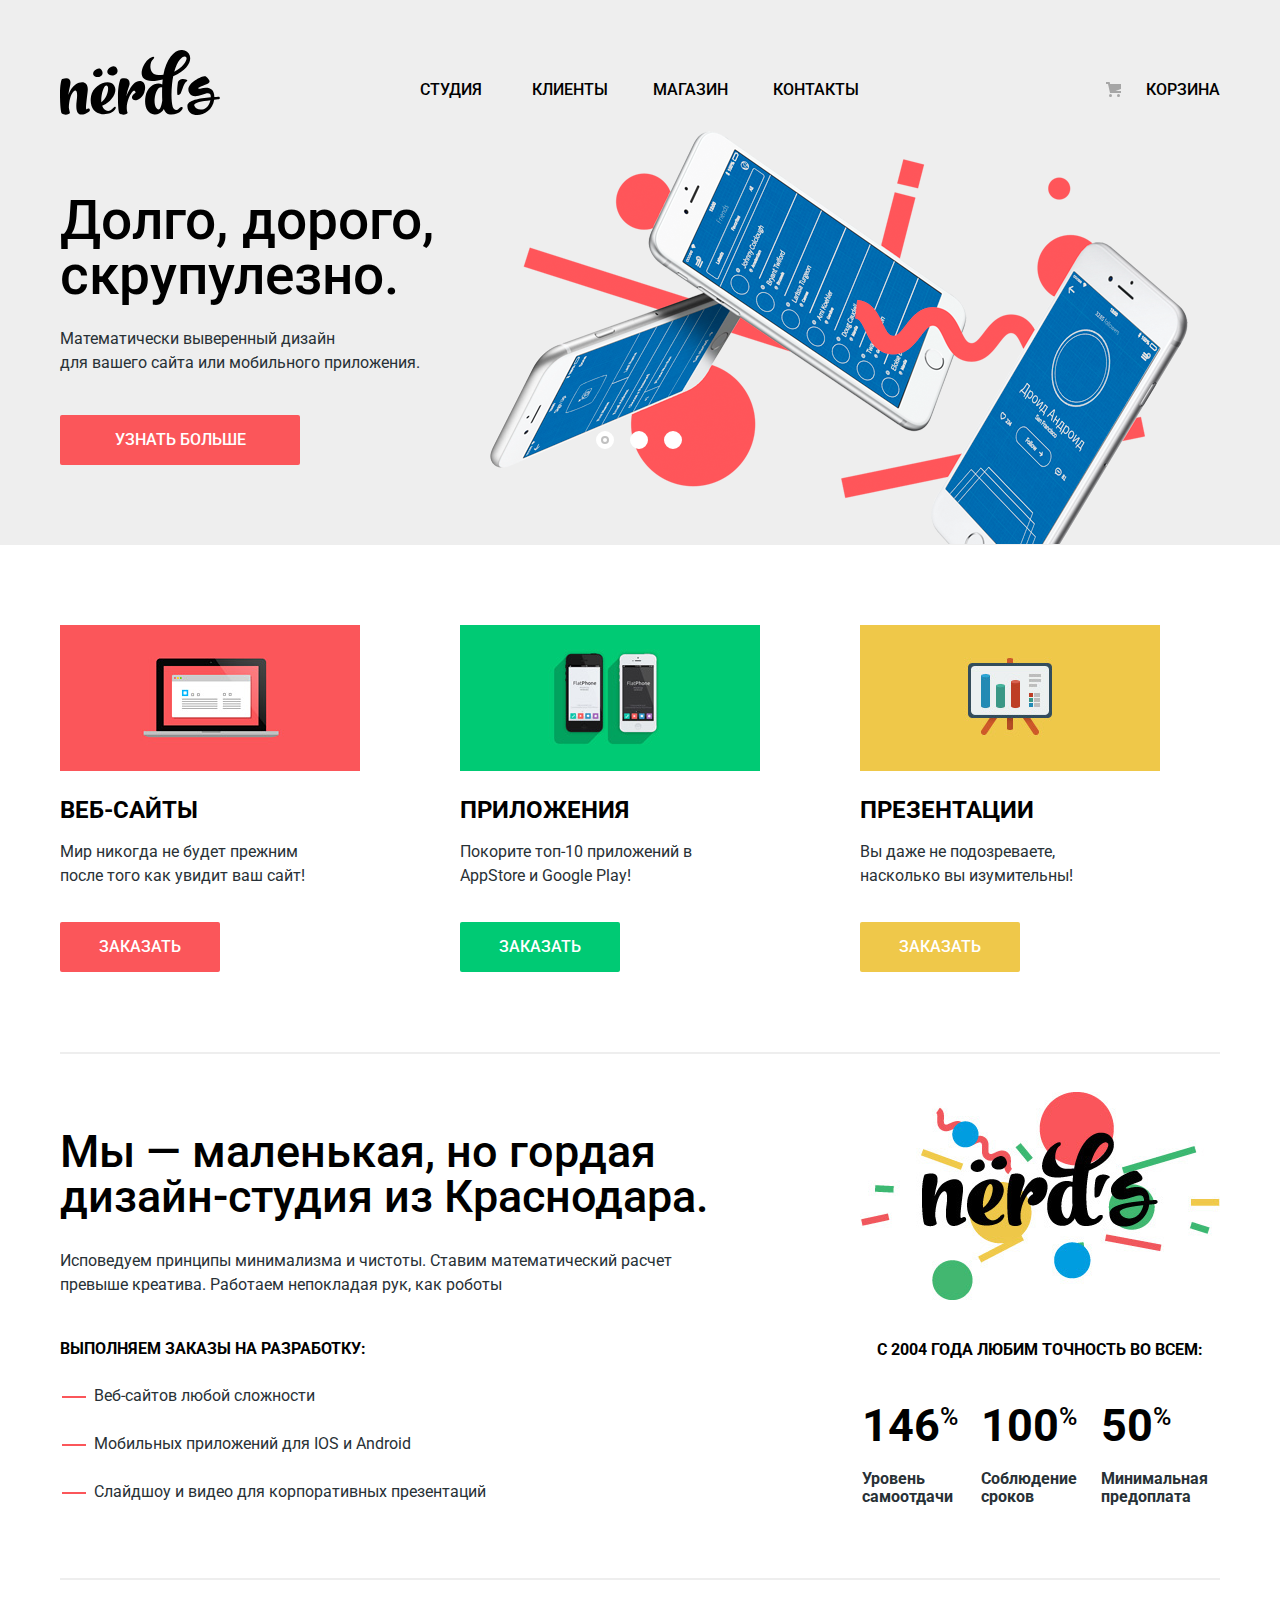
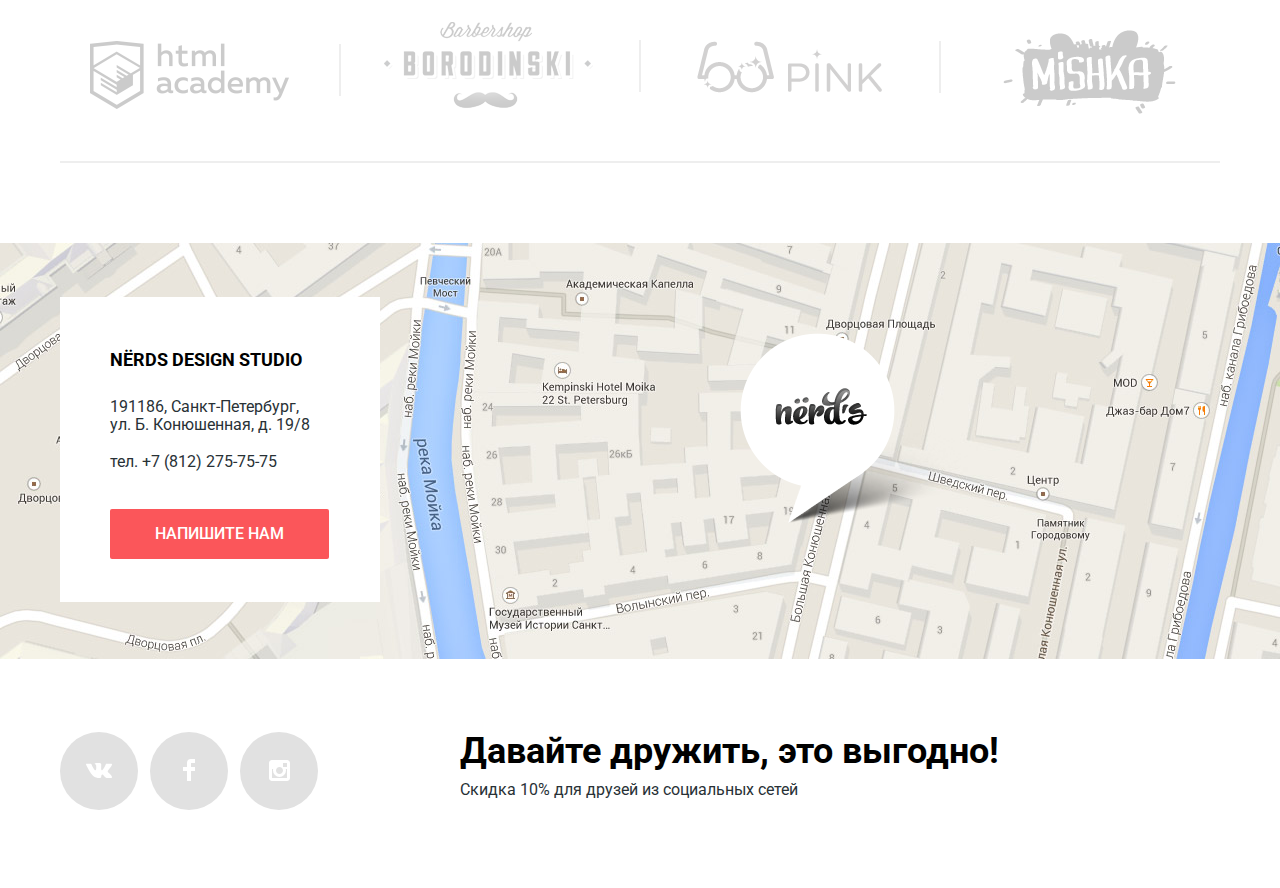
<file: index.html>
<!DOCTYPE html>
<html lang="ru">

<head>
  <meta charset="utf-8">
  <link href="https://fonts.googleapis.com/css?family=Roboto:400,500,700,700i&amp;subset=cyrillic" rel="stylesheet">
  <link href="css/normalize.css" rel="stylesheet">
  <link href="css/style.min.css" rel="stylesheet">
  <title>HTML Academy: Нёрдс</title>
</head>

<body>
  <header class="main-header">
    <div class="container">
      <nav class="main-navigation">
          <a class="main-header-logo">
                        <img src="img/nerds-logo.svg" width="160" height="65" alt="Логотип Нёрдс">
                    </a>
          <ul class="site-navigation">
            <li><a href="#">Студия</a></li>
            <li><a href="#">Клиенты</a></li>
            <li><a href="catalog.html">Магазин</a></li>
            <li><a href="#">Контакты</a></li>
            <li class="shop-cart">
              <a href="#">Корзина</a>
            </li>
          </ul>
      </nav>
    </div>
  </header>
  <section class="nerds-slider">
    <div class="container">
      <input type="radio" name="main-slider" id="slider1" checked="checked">
      <input type="radio" name="main-slider" id="slider2">
      <input type="radio" name="main-slider" id="slider3">
      <div class="slider-controls">
        <label for="slider1"></label>
        <label for="slider2"></label>
        <label for="slider3"></label>
      </div>
      <div class="slides">
        <div class="slider-content">
          <div class="slider-title">
            <h2>Долго, дорого, скрупулезно.</h2>
            <p>Математически выверенный дизайн <br>для вашего сайта или мобильного приложения.</p>
            <a class="button" href="#">Узнать больше</a>
          </div>
        </div>
        <div class="slider-content">
          <div class="slider-title">
            <h2>Любим математику как никто другой</h2>
            <p>Никакого креатива, только математические формулы для расчета идеальных пропорций.</p>
            <a class="button" href="#">Узнать больше</a>
          </div>
        </div>
        <div class="slider-content">
          <div class="slider-title">
            <h2>Только ночь,<br> только хардкор</h2>
            <p>Работать днем как все? Мы против этого. Ближе к полуночи работа только начинается.</p>
            <a class="button" href="#">Узнать больше</a>
          </div>
        </div>
      </div>
    </div>
  </section>
  <main class="container">
    <h1 class="visually-hidden">Студия Нёрдс</h1>
    <section class="nerds-services">
      <div class="service-wrapper">
        <h2 class="visually-hidden">Наши услуги</h2>
        <div class="service-item-web">
          <h3>Веб-сайты</h3>
          <p class="nerds-service-description">Мир никогда не будет прежним после того как увидит ваш сайт!</p>
          <a class="button" href="#">Заказать</a>
        </div>
        <div class="service-item-app">
          <h3>Приложения</h3>
          <p class="nerds-service-description">Покорите топ-10 приложений в AppStore и Google Play!</p>
          <a class="button" href="#">Заказать</a>
        </div>
        <div class="service-item-present">
          <h3>Презентации</h3>
          <p class="nerds-service-description">Вы даже не подозреваете, насколько вы изумительны!</p>
          <a class="button" href="#">Заказать</a>
        </div>
      </div>
    </section>
    <section class="nerds-studio-description">
      <div class="description-wrapper">
        <h2 class="visually-hidden">О нашей студии</h2>
        <div class="about">
          <p class="about-title">Мы — маленькая, но гордая дизайн-студия из Краснодара.</p>
          <p class="about-title-promo">Исповедуем принципы минимализма и чистоты. Ставим математический расчет превыше креатива. Работаем непокладая рук, как роботы</p>
          <div class="tasks-list">
            <b class="tasks-list-title">Выполняем заказы на разработку:</b>
            <ul>
              <li>Веб-сайтов любой сложности</li>
              <li>Мобильных приложений для IOS и Android</li>
              <li>Слайдшоу и видео для корпоративных презентаций</li>
            </ul>
          </div>
        </div>
        <div class="statistics">
          <p class="nerds-logo">
            <img src="img/nerds-statistic-logo.jpg" width="360" height="208" alt="Нёрдс логотип">
          </p>
          <b class="statistics-title">С 2004 года любим точность во всем:</b>
          <table>
            <tr>
              <td>146<sup>%</sup></td>
              <td>100<sup>%</sup></td>
              <td>50<sup>%</sup></td>
            </tr>
            <tr>
              <th>Уровень самоотдачи</th>
              <th>Соблюдение сроков</th>
              <th>Минимальная предоплата</th>
            </tr>
          </table>
        </div>
        <div class="partners">
          <ul>
            <li>
              <a class="partner-label" href="https://htmlacademy.ru/intensive/htmlcss">
                                <img src="img/academy-logo.png" width="199" height="68" alt="Html Academy">
                            </a>
            </li>
            <li>
              <a class="partner-label" href="#">
                                <img src="img/borodinsky-logo.png" width="209" height="90" alt="Barbershop Borodinsky">
                            </a>
            </li>
            <li>
              <a class="partner-label" href="#">
                                <img src="img/pink-logo.png" width="185" height="52" alt="Pink">
                            </a>
            </li>
            <li>
              <a class="partner-label" href="#">
                                <img src="img/mishka-logo.png" width="173" height="84" alt="Mishka">
                            </a>
            </li>
          </ul>
        </div>
      </div>
    </section>
  </main>
  <section class="contacts">
    <div class="container">
      <div class="adress">
        <h3>Nёrds design studio</h3>
        <p>191186, Санкт-Петербург, ул. Б. Конюшенная, д. 19/8</p>
        <p>тел. +7 (812) 275-75-75</p>
        <a class="button write-button" href="writeus.html">Напишите нам</a>
      </div>
    </div>
    <iframe class="google-map" src="https://www.google.com/maps/embed?pb=!1m18!1m12!1m3!1d1998.5991043651577!2d30.32089461586226!3d59.93879418187627!2m3!1f0!2f0!3f0!3m2!1i1024!2i768!4f13.1!3m3!1m2!1s0x4696310fca5ba729%3A0xea9c53d4493c879f!2z0JHQvtC70YzRiNCw0Y8g0JrQvtC90Y7RiNC10L3QvdCw0Y8g0YPQuy4sIDE5LCDQodCw0L3QutGCLdCf0LXRgtC10YDQsdGD0YDQsywgMTkxMTg2!5e0!3m2!1sru!2sru!4v1503756321000" style="border:0" allowfullscreen></iframe>
  </section>
  <footer class="main-footer">
    <div class="footer-social container">
      <div class="footer-social-title">
        <h3>Давайте дружить, это выгодно!</h3>
        <p>Скидка 10% для друзей из социальных сетей</p>
      </div>
      <ul class="social-webs">
        <li><a class="social-button social-button-vk" href="#"><span class="visually-hidden">Вконтакте</span></a></li>
        <li><a class="social-button social-button-fb" href="#"><span class="visually-hidden">Фейсбук</span></a></li>
        <li><a class="social-button social-button-inst" href="#"><span class="visually-hidden">Инстаграм</span></a></li>
      </ul>
    </div>
  </footer>
  <div class="modal container">
    <section class="modal-writeus">
      <h2>Напишите нам</h2>
      <form class="login-form" action="https://echo.htmlacademy.ru" method="post">
        <p class="name">
          <label for="modal-name">Ваше имя:</label>
          <input type="text" id="modal-name" name="write-name" placeholder="Представьтесь, пожалуйста">
        </p>
        <p class="email">
          <label for="modal-email">Ваш e-mail:</label>
          <input type="email" id="modal-email" name="write-email" placeholder="Для отправки ответа">
        </p>
        <p class="text">
          <label for="modal-message">Текст письма:</label>
          <textarea name="write-message" id="modal-message" placeholder="В свободной форме"></textarea>
        </p>
        <button class="button" type="submit">Отправить</button>
      </form>
      <button class="modal-close"><span class="visually-hidden">Закрыть</span></button>
    </section>
  </div>
  <script type="text/javascript" src="js/modal-popap.min.js"></script>
</body>
</html>
</file>
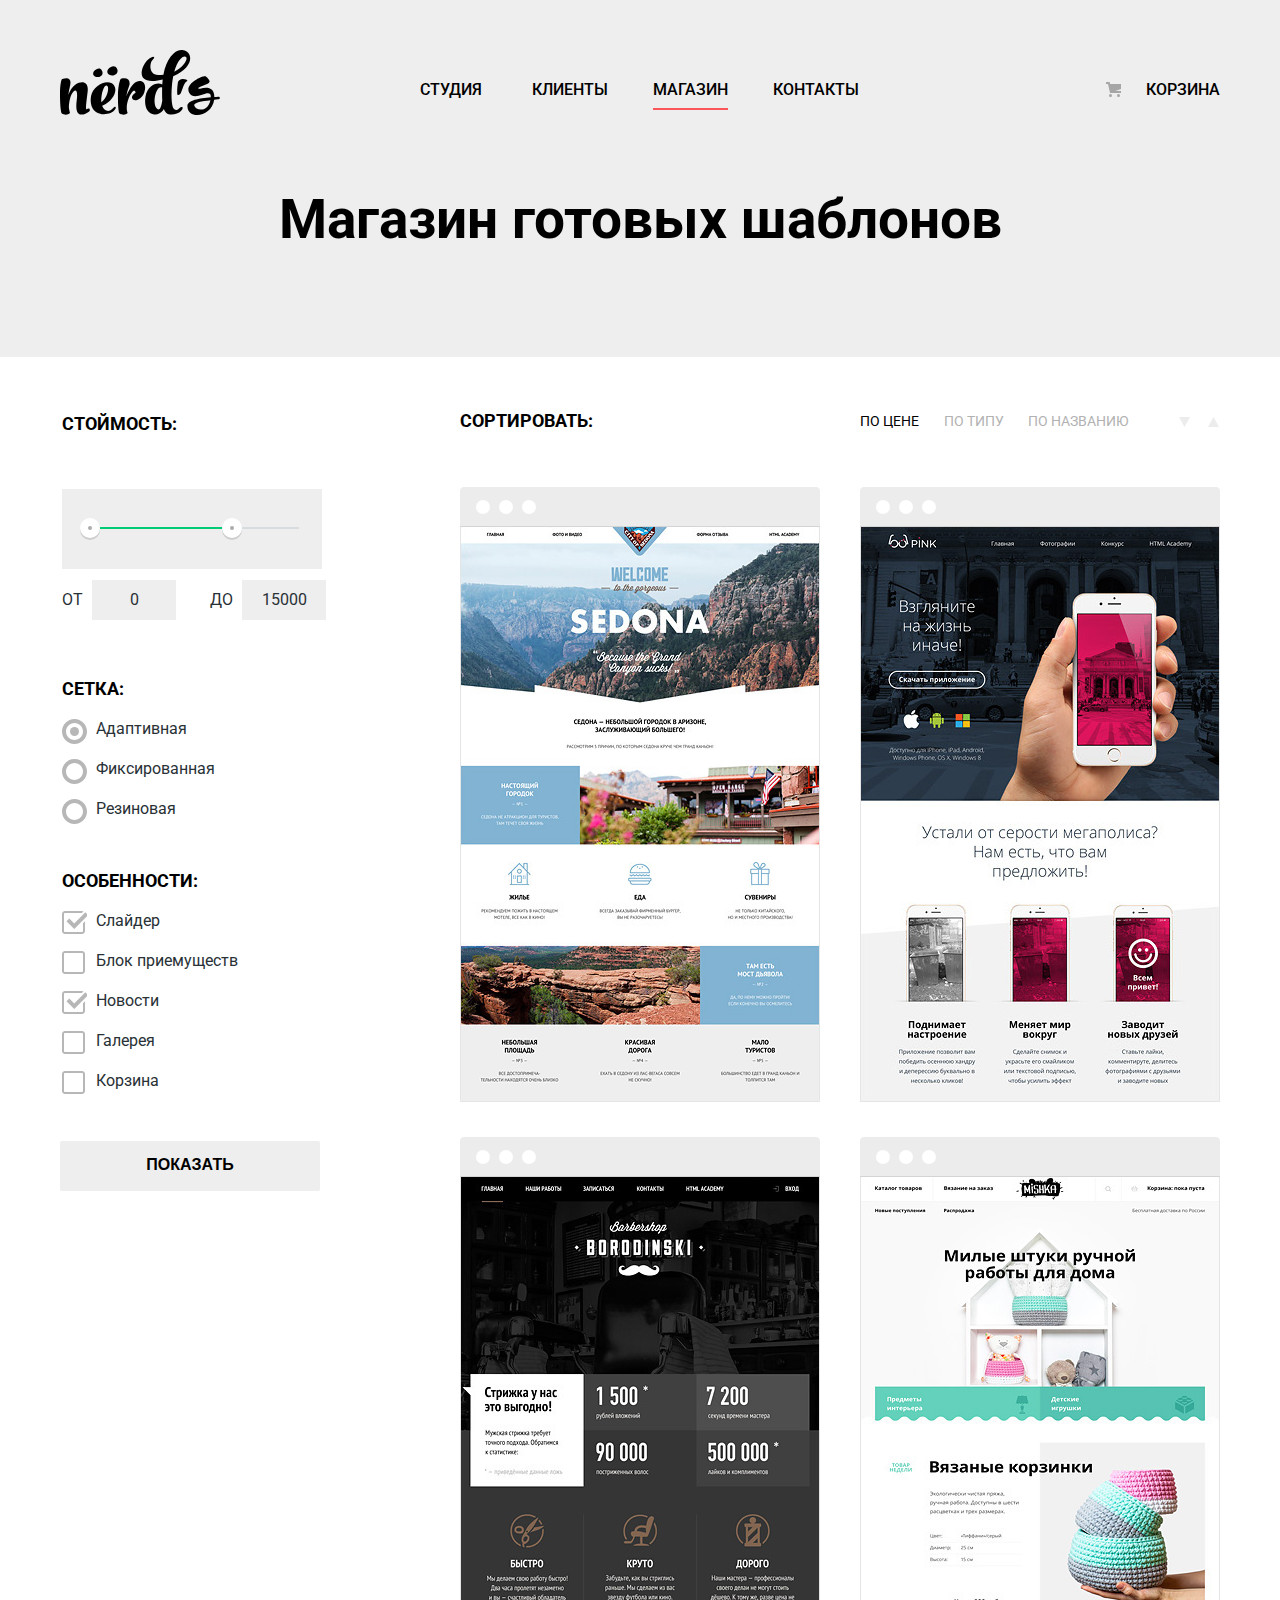
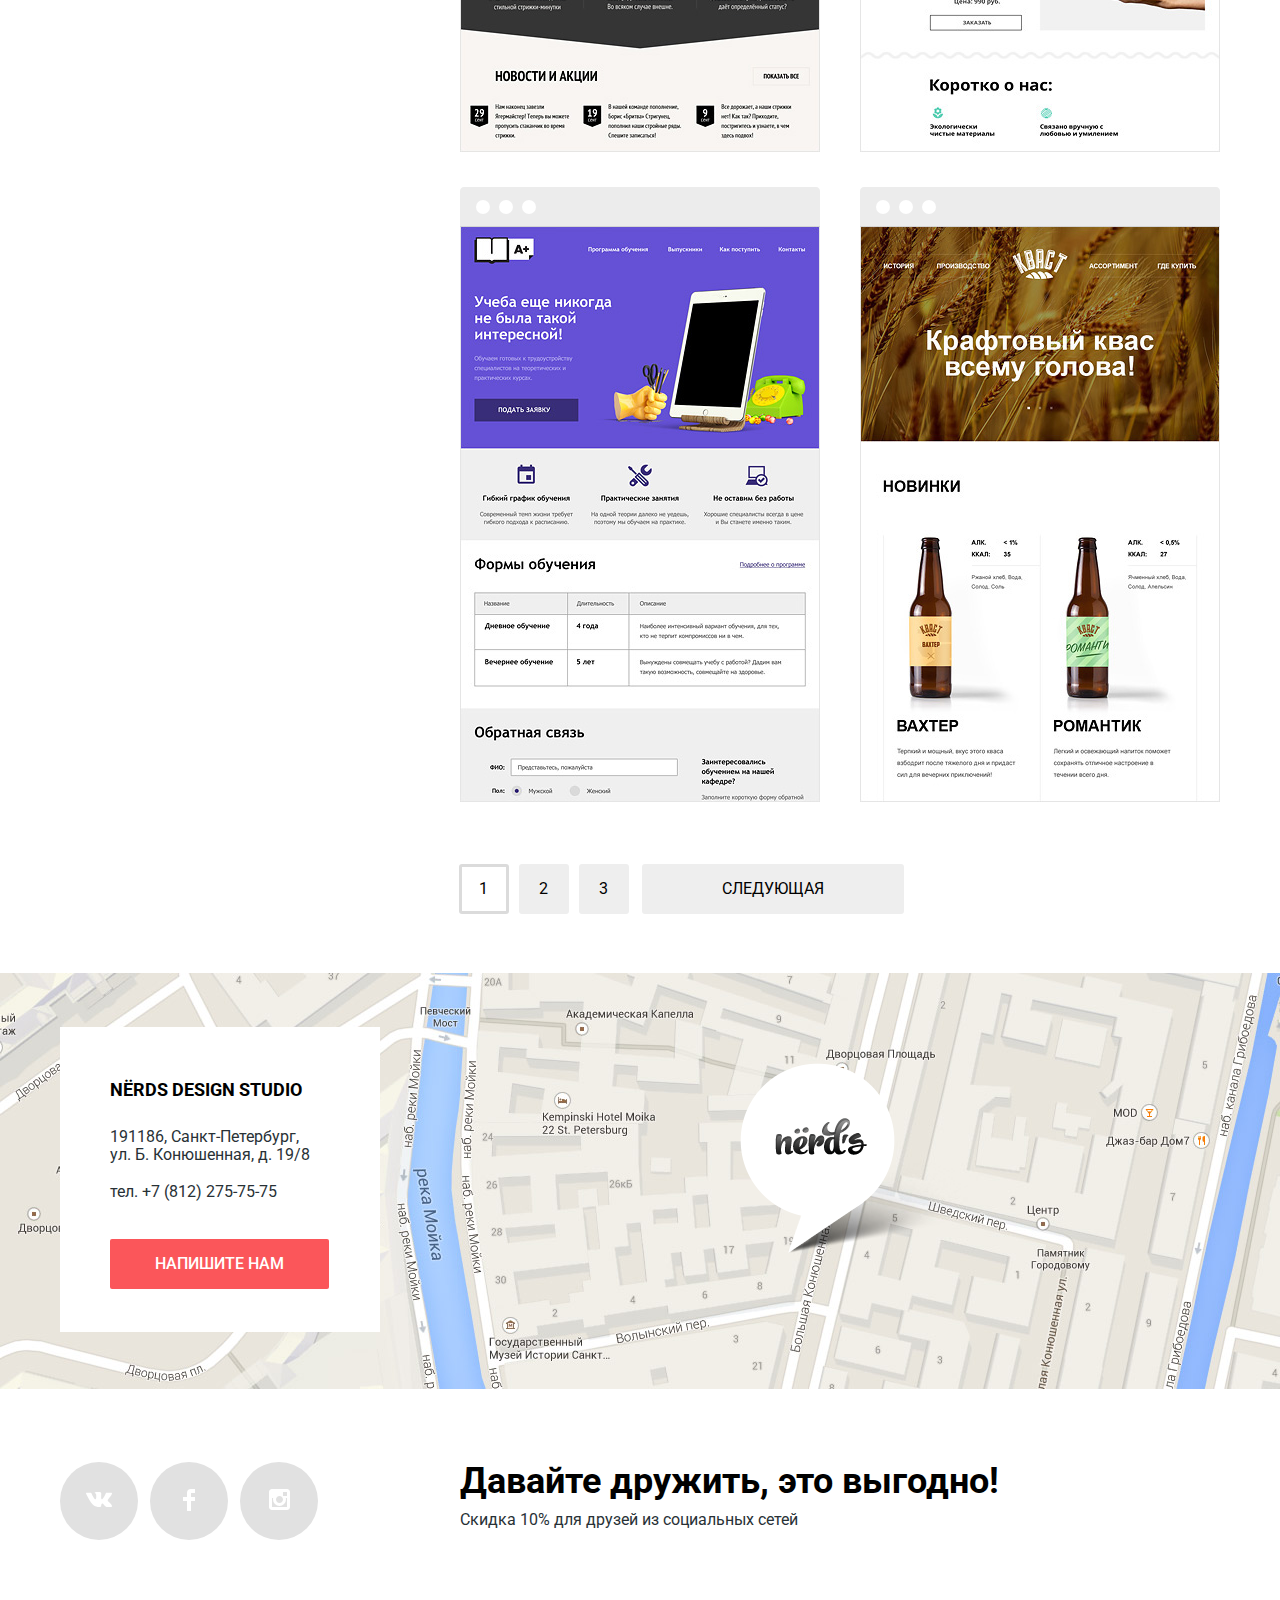
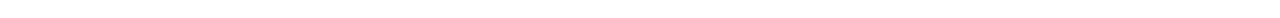
<file: catalog.html>
<!DOCTYPE html>
<html lang="ru">

<head>
  <meta charset="utf-8">
  <link href="https://fonts.googleapis.com/css?family=Roboto:400,500,700,700i&amp;subset=cyrillic" rel="stylesheet">
  <link href="css/normalize.css" rel="stylesheet">
  <link href="css/style.min.css" rel="stylesheet">
  <title>Nёrds-Shop</title>
</head>

<body>
  <header class="main-header">
    <div class="container">
      <nav class="main-navigation">
          <a href="index.html" class="main-header-logo">
                        <img src="img/nerds-logo.svg" width="160" height="65" alt="Логотип Нёрдс">
                    </a>
          <ul class="site-navigation">
            <li><a href="#">Студия</a></li>
            <li><a href="#">Клиенты</a></li>
            <li><a href="#" class="site-navigation-current">Магазин</a></li>
            <li><a href="#">Контакты</a></li>
            <li class="shop-cart">
              <a href="#">Корзина</a>
            </li>
          </ul>
      </nav>
      <h1 class="page-title">Магазин готовых шаблонов</h1>
    </div>
  </header>
  <main class="container">
    <div class="shop-wrapper">
      <aside class="filters">
        <h2 class="visually-hidden">Фильтр товаров</h2>
        <form class="filter" method="get" action="https://echo.htmlacademy.ru">
          <fieldset>
            <legend class="filter-title">Стоймость:</legend>
            <div class="price-selector">
              <div class="selector-wrapper">
                <div class="price-selector-current-progress"></div>
                <div class="price-selector-bar"></div>
                <div class="price-selector-setter min"></div>
                <div class="price-selector-setter max"></div>
              </div>
              <label for="min-price-field">От</label>
              <input class="price-field" type="text" name="min-price" value="0" id="min-price-field">
              <label for="max-price-field">До</label>
              <input class="price-field" type="text" name="max-price" value="15000" id="max-price-field">
            </div>
          </fieldset>
          <fieldset>
            <legend class="filter-title">Сетка:</legend>
            <ul>
              <li class="filter-option">
                <input class="visually-hidden filter-input filter-input-radio" type="radio" name="grid-group" value="adaptive" id="filter-adaptive" checked>
                <label for="filter-adaptive">Адаптивная</label>
              </li>
              <li class="filter-option">
                <input class="visually-hidden filter-input filter-input-radio" type="radio" name="grid-group" value="fix" id="filter-fix">
                <label for="filter-fix">Фиксированная</label>
              </li>
              <li class="filter-option">
                <input class="visually-hidden filter-input filter-input-radio" type="radio" name="grid-group" value="responsive" id="filter-responsive">
                <label for="filter-responsive">Резиновая</label>
              </li>
            </ul>
          </fieldset>
          <fieldset>
            <legend class="filter-title">Особенности:</legend>
            <ul>
              <li class="filter-option">
                <input class="visually-hidden filter-input filter-input-checkbox" type="checkbox" name="slider" checked id="filter-slider">
                <label for="filter-slider">Слайдер</label>
              </li>
              <li class="filter-option">
                <input class="visually-hidden filter-input filter-input-checkbox" type="checkbox" name="advantages" id="filter-advantages">
                <label for="filter-advantages">Блок приемуществ </label>
              </li>
              <li class="filter-option">
                <input class="visually-hidden filter-input filter-input-checkbox" type="checkbox" name="news" checked id="filter-news">
                <label for="filter-news">Новости</label>
              </li>
              <li class="filter-option">
                <input class="visually-hidden filter-input filter-input-checkbox" type="checkbox" name="gallery" id="filter-gallery">
                <label for="filter-gallery">Галерея</label>
              </li>
              <li class="filter-option">
                <input class="visually-hidden filter-input filter-input-checkbox" type="checkbox" name="cart" id="filter-cart">
                <label for="filter-cart">Корзина</label>
              </li>
            </ul>
          </fieldset>
          <button type="submit" class="filter-button button">Показать</button>
        </form>
      </aside>
      <section class="catalog">
        <h2 class="visually-hidden">Каталог товаров студии</h2>
        <div class="sort">
          <p>Сортировать:</p>
          <ul class="sort-options">
            <li>
              <a class="sort-option current-sort-option" href="#">По цене</a>
            </li>
            <li>
              <a class="sort-option" href="#">По типу</a>
            </li>
            <li>
              <a class="sort-option" href="#">По названию</a>
            </li>
          </ul>
          <ul class="sort-arrows">
            <li>
              <a class="down-arrow" href="#">
                <svg xmlns="http://www.w3.org/2000/svg" width="11" height="10" viewBox="0 0 11 10"><path d="M5.5 10L0 0h11"/></svg>
                <span class="visually-hidden">По убыванию</span>
              </a>
            </li>
            <li>
              <a class="up-arrow" href="#">
                <svg xmlns="http://www.w3.org/2000/svg" width="11" height="10" viewBox="0 0 11 10"><path d="M5.5 0L0 10h11z"/></svg>
                <span class="visually-hidden">По возрастанию</span>
              </a>
            </li>
          </ul>
        </div>
        <div class="catalog-items-wrapper">
          <article class="catalog-item">
            <div class="catalog-item-description">
              <h1>
                                <a class="catalog-item-title" href="#">
                            Sedona
                        </a>
                            </h1>
              <p class="catalog-item-promo">Информационный сайт для туристов</p>
              <p class="catalog-item-price">
                <a class="button" href="#">9 900 руб.</a>
              </p>
            </div>
            <p class="catalog-item-image">
              <img src="img/catalog-sedona.jpg" width="360" height="576" alt="Sedons">
            </p>
          </article>
          <article class="catalog-item">
            <div class="catalog-item-description">
              <h1>
                                <a class="catalog-item-title" href="#">
                            Pink App
                        </a>
                            </h1>
              <p class="catalog-item-promo">Продуктовый лендинг приложения для iOS и Android</p>
              <p class="catalog-item-price">
                <a class="button" href="#">9 900 руб.</a>
              </p>
            </div>
            <p class="catalog-item-image">
              <img src="img/catalog-pink.jpg" width="360" height="576" alt="Pink">
            </p>
          </article>
          <article class="catalog-item">
            <div class="catalog-item-description">
              <h1>
                                <a class="catalog-item-title" href="#">
                            Barbershop
                        </a>
                            </h1>
              <p class="catalog-item-promo">Сайт салона красоты. Для мужчин, да</p>
              <p class="catalog-item-price">
                <a class="button" href="#">9 900 руб.</a>
              </p>
            </div>
            <p class="catalog-item-image">
              <img src="img/catalog-barbershop.jpg" width="360" height="576" alt="Barbershop">
            </p>
          </article>
          <article class="catalog-item">
            <div class="catalog-item-description">
              <h1>
                                <a class="catalog-item-title" href="#">
                            Mishka
                        </a>
                            </h1>
              <p class="catalog-item-promo">Интернет-магазин вязанных игрушек</p>
              <p class="catalog-item-price">
                <a class="button" href="#">9 900 руб.</a>
              </p>
            </div>
            <p class="catalog-item-image">
              <img src="img/catalog-mishka.jpg" width="360" height="576" alt="Mishka">
            </p>
          </article>
          <article class="catalog-item">
            <div class="catalog-item-description">
              <h1>
                                <a class="catalog-item-title" href="#">
                            A Plus
                        </a>
                            </h1>
              <p class="catalog-item-promo">Лендинг курсов повышения квалификации</p>
              <p class="catalog-item-price">
                <a class="button" href="#">9 900 руб.</a>
              </p>
            </div>
            <p class="catalog-item-image">
              <img src="img/catalog-aplus.jpg" width="360" height="576" alt="APlus">
            </p>
          </article>
          <article class="catalog-item">
            <div class="catalog-item-description">
              <h1>
                                <a class="catalog-item-title" href="#">
                            Кваст
                        </a>
                            </h1>
              <p class="catalog-item-promo">Промо-сайт производителя крафтового кваса</p>
              <p class="catalog-item-price">
                <a class="button" href="#">9 900 руб.</a>
              </p>
            </div>
            <p class="catalog-item-image">
              <img src="img/catalog-kvast.jpg" width="360" height="576" alt="Kvast">
            </p>
          </article>
        </div>
        <ul class="pagination-list">
          <li class="pagination-item pagination-item-current"><a href="#">1</a></li>
          <li class="pagination-item"><a href="#">2</a></li>
          <li class="pagination-item"><a href="#">3</a></li>
          <li class="pagination-item paginator-item-next"><a href="#">Следующая</a></li>
        </ul>
      </section>
    </div>
  </main>
  <section class="contacts">
    <div class="container">
      <div class="adress">
        <h3>Nёrds design studio</h3>
        <p>191186, Санкт-Петербург, ул. Б. Конюшенная, д. 19/8</p>
        <p>тел. +7 (812) 275-75-75</p>
        <a class="button write-button" href="writeus.html">Напишите нам</a>
      </div>
    </div>
    <iframe class="google-map" src="https://www.google.com/maps/embed?pb=!1m18!1m12!1m3!1d1998.5991043651577!2d30.32089461586226!3d59.93879418187627!2m3!1f0!2f0!3f0!3m2!1i1024!2i768!4f13.1!3m3!1m2!1s0x4696310fca5ba729%3A0xea9c53d4493c879f!2z0JHQvtC70YzRiNCw0Y8g0JrQvtC90Y7RiNC10L3QvdCw0Y8g0YPQuy4sIDE5LCDQodCw0L3QutGCLdCf0LXRgtC10YDQsdGD0YDQsywgMTkxMTg2!5e0!3m2!1sru!2sru!4v1503756321000" style="border:0" allowfullscreen></iframe>
  </section>
  <footer class="main-footer">
    <div class="footer-social container">
      <div class="footer-social-title">
        <h3>Давайте дружить, это выгодно!</h3>
        <p>Скидка 10% для друзей из социальных сетей</p>
      </div>
      <ul class="social-webs">
        <li><a class="social-button social-button-vk" href="#"><span class="visually-hidden">Вконтакте</span></a></li>
        <li><a class="social-button social-button-fb" href="#"><span class="visually-hidden">Фейсбук</span></a></li>
        <li><a class="social-button social-button-inst" href="#"><span class="visually-hidden">Инстаграм</span></a></li>
      </ul>
    </div>
  </footer>
  <div class="modal container">
    <section class="modal-writeus">
      <h2>Напишите нам</h2>
      <form class="login-form" action="https://echo.htmlacademy.ru" method="post">
        <p class="name">
          <label for="modal-name">Ваше имя:</label>
          <input type="text" id="modal-name" name="write-name" placeholder="Представьтесь, пожалуйста">
        </p>
        <p class="email">
          <label for="modal-email">Ваш e-mail:</label>
          <input type="email" id="modal-email" name="write-email" placeholder="Для отправки ответа">
        </p>
        <p class="text">
          <label for="modal-message">Текст письма:</label>
          <textarea name="write-message" id="modal-message" placeholder="В свободной форме"></textarea>
        </p>
        <button class="button" type="submit">Отправить</button>
      </form>
      <button class="modal-close"><span class="visually-hidden">Закрыть</span></button>
    </section>
  </div>
  <script type="text/javascript" src="js/modal-popap.min.js"></script>
</body>

</html>
</file>
<file: css/style.min.css>
body{font-family:'Roboto','Arial',sans-serif;font-size:16px;font-weight:400;line-height:24px;margin:0;padding:0;color:#283136}a{text-decoration:none;outline:0}img{max-width:100%;height:auto}.button,a.button{vertical-align:middle}.button{font-weight:500;display:inline-block;width:220px;min-height:50px;padding:0 10px;text-align:center;text-transform:uppercase;word-wrap:break-word;color:#fff;border:0;border-radius:2px;outline:0;background-color:#fb565a}a.button{line-height:50px}.button:focus,.button:hover{background-color:#e74246}.button:active{color:#e26c6e;background-color:#d7373b;-webkit-box-shadow:inset 0 3px 0 0 #c13135;box-shadow:inset 0 3px 0 0 #c13135}.container{width:1160px;margin:0 auto;padding:0 20px}.visually-hidden{position:absolute;overflow:hidden;clip:rect(0 0 0 0);width:1px;height:1px;margin:-1px;padding:0;border:0}.main-header,.nerds-slider{background-color:#eee}.main-navigation{display:-webkit-box;display:-ms-flexbox;display:flex;width:1200px;-webkit-box-pack:start;-ms-flex-pack:start;justify-content:flex-start}.main-navigation a{font-weight:500;line-height:30px;text-transform:uppercase;color:#000}.main-header-logo{width:160px;height:65px;margin-top:50px;margin-right:200px}.main-header-logo:focus,.main-header-logo:hover{opacity:.8}.main-header-logo:active{opacity:.3}.site-navigation{display:-webkit-box;display:-ms-flexbox;display:flex;width:820px;margin:75px 0 0;padding:0;-ms-flex-wrap:wrap;flex-wrap:wrap;list-style:none}.site-navigation li{margin:0 50px 0 0;padding:0}.site-navigation li:nth-child(3){margin-right:55px;margin-left:-5px}.site-navigation li:nth-child(4){margin-right:0;margin-left:-10px}.site-navigation a{display:block;padding-bottom:3px}.site-navigation a:focus,.site-navigation a:hover{color:#fb565a}.site-navigation a:active{color:#a6a6a6}.site-navigation-current{border-bottom:solid 2px #fb565a}.site-navigation .shop-cart{margin-right:0;margin-left:247px}.shop-cart a{display:block;width:76px;padding-bottom:3px;padding-left:40px;word-wrap:break-word}.shop-cart a::before{position:absolute;top:7px;left:0;display:block;width:15px;height:15px;margin-right:20px;content:'';background-image:url(../img/cart-icon.svg);background-repeat:no-repeat}.nerds-slider .container,.shop-cart a{position:relative}.nerds-slider input[type=radio]{position:absolute;top:360px;left:557px;opacity:0}.slider-controls{position:absolute;top:316px;left:550px}.slider-controls label{position:relative;display:inline-block;width:12px;height:12px;margin:0 6px;cursor:pointer;vertical-align:top;border:3px solid #fff;border-radius:50%;background:#fff}.slider-controls label::before{position:absolute;top:2px;left:2px;width:4px;height:4px;content:'';opacity:0;border:2px solid #c1c1c1;border-radius:50%;background:#fff}#slider1:checked~.slider-controls label[for=slider1]::before,#slider2:checked~.slider-controls label[for=slider2]::before,#slider3:checked~.slider-controls label[for=slider3]::before{opacity:1}.slider-content{display:none;min-height:430px}.slider-content:nth-child(1){background-image:url(../img/slider1.png);background-repeat:no-repeat;background-position:430px 16px}.slider-content:nth-child(2){background-image:url(../img/slider2.png);background-repeat:no-repeat;background-position:495px 0}.slider-content:nth-child(3){background-image:url(../img/slider3.png);background-repeat:no-repeat;background-position:398px 18px}#slider1:checked~.slides .slider-content:nth-child(1),#slider2:checked~.slides .slider-content:nth-child(2),#slider3:checked~.slides .slider-content:nth-child(3){display:block}.slider-title{width:525px;padding-top:32px}.slider-title p{width:370px;margin-bottom:40px;word-wrap:break-word}.slider-content img{height:initial;margin-left:10px;padding-top:17px}.slider-title h2{font-size:55px;font-weight:500;line-height:55px;margin-bottom:24px;word-wrap:break-word;color:#000}.service-wrapper{display:-webkit-box;display:-ms-flexbox;display:flex;border-bottom:2px solid #eee;-webkit-box-pack:start;-ms-flex-pack:start;justify-content:flex-start}.nerds-services{margin-top:80px}.nerds-services h3{font-size:24px;font-weight:700;line-height:30px;text-transform:uppercase;color:#000}.nerds-services a{font-weight:500;line-height:18px;width:140px;padding:0 10px;text-transform:uppercase;color:#fff}.service-item-app,.service-item-web{display:-webkit-box;display:-ms-flexbox;display:flex;flex-direction:column;width:300px;margin-right:100px;-webkit-box-orient:vertical;-webkit-box-direction:normal;-ms-flex-direction:column;-webkit-box-pack:start;-ms-flex-pack:start;justify-content:flex-start;-webkit-box-align:start;-ms-flex-align:start;align-items:flex-start}.service-item-app h3,.service-item-web h3{width:138px;margin-bottom:0;word-wrap:break-word}.service-item-app p,.service-item-present p,.service-item-web p{width:250px;margin-top:15px;margin-bottom:34px;word-wrap:break-word}.service-item-web::before{display:block;width:300px;height:146px;content:'';background-color:#fb565a;background-image:url(../img/web-sites-service.png);background-repeat:no-repeat}.service-item-app .button,.service-item-web .button{line-height:50px;margin-bottom:80px;vertical-align:middle}.service-item-app h3{width:169px}.service-item-app .button{background-color:#00ca74}.service-item-app .button:focus,.service-item-app .button:hover{background-color:#00bc6c}.service-item-app::before{display:block;width:300px;height:146px;content:'';background-color:#00ca74;background-image:url(../img/applications-service.png);background-repeat:no-repeat}.service-item-app .button:active{color:#4dc491;background-color:#00aa62;-webkit-box-shadow:inset 0 3px 0 0 #009958;box-shadow:inset 0 3px 0 0 #009958}.service-item-present{display:-webkit-box;display:-ms-flexbox;display:flex;flex-direction:column;width:300px;-webkit-box-orient:vertical;-webkit-box-direction:normal;-ms-flex-direction:column;-webkit-box-pack:start;-ms-flex-pack:start;justify-content:flex-start;-webkit-box-align:start;-ms-flex-align:start;align-items:flex-start}.service-item-present h3{width:180px;margin-bottom:0;word-wrap:break-word}.service-item-present .button{line-height:50px;margin-bottom:80px;vertical-align:middle;background-color:#efc84a}.service-item-present .button:focus,.service-item-present .button:hover{background-color:#eab534}.service-item-present .button:active{color:#edc265;background-color:#e5a722;-webkit-box-shadow:inset 0 3px 0 0 #ce961f;box-shadow:inset 0 3px 0 0 #ce961f}.service-item-present::before{display:block;width:300px;height:146px;content:'';background-color:#efc849;background-image:url(../img/illustrations-service.png);background-repeat:no-repeat}.about-title{font-size:45px;font-weight:500;line-height:45px;width:660px;margin-bottom:30px;color:#000}.about-title,.about-title-promo,.tasks-list li{word-wrap:break-word}.about{width:660px;margin-right:140px}.tasks-list-title{font-weight:700;text-transform:uppercase;word-wrap:break-word;color:#000}.tasks-list{margin-top:40px}.tasks-list ul{margin:23px 0 0;padding:0;list-style:none}.tasks-list li{position:relative;margin-bottom:24px;padding-left:34px}.tasks-list li::before{position:absolute;top:12px;left:2px;display:inline-block;width:24px;height:16px;margin-right:10px;content:'';vertical-align:top;border-top:2px solid #fb565a}.description-wrapper,.statistics{display:-webkit-box;display:-ms-flexbox;display:flex}.description-wrapper{margin-top:30px;-ms-flex-wrap:wrap;flex-wrap:wrap}.statistics{flex-direction:column;width:360px;-webkit-box-orient:vertical;-webkit-box-direction:normal;-ms-flex-direction:column;-webkit-box-pack:start;-ms-flex-pack:start;justify-content:flex-start;-webkit-box-align:center;-ms-flex-align:center;align-items:center}.nerds-logo{margin-top:8px;margin-bottom:31px}.statistics-results{display:-webkit-box;display:-ms-flexbox;display:flex;flex-direction:row-reverse;-webkit-box-orient:horizontal;-webkit-box-direction:reverse;-ms-flex-direction:row-reverse}.statistics-title{font-weight:700;width:327px;margin-bottom:42px;text-transform:uppercase;word-wrap:break-word;color:#000}.statistics table{width:360px;table-layout:fixed}.statistics td,.statistics th{font-weight:400px;line-height:18px;padding:0;text-align:left;word-wrap:break-word}.statistics td{font-size:45px;font-weight:700;line-height:35px;padding:2px 0 25px;color:#000}.statistics sup{font-size:25px;font-weight:500;vertical-align:middle}.partners,.partners ul{display:-webkit-box;display:-ms-flexbox;display:flex}.partners{border-top:2px solid #eee;border-bottom:2px solid #eee;width:1160px;margin:50px auto 80px}.partners li,.partners ul{-ms-flex-item-align:center;align-self:center}.partners ul{width:auto;margin:0;padding:40px 0 40px 30px;list-style:none;-ms-flex-wrap:wrap;flex-wrap:wrap;-webkit-box-pack:start;-ms-flex-pack:start;justify-content:flex-start}.partners li{position:relative}.partners li:not(:last-child)::after{position:absolute;display:inline-block;width:2px;height:52px;content:'';vertical-align:top;background-color:#eee}.partners li:nth-of-type(1)::after{top:18px;right:43px}.partners li:nth-of-type(2)::after{top:18px;right:56px}.partners li:nth-of-type(3)::after{top:0;right:62px}.partners li:nth-child(1){padding-top:15px;padding-right:95px}.partners li:nth-child(2){padding-right:104px}.partners li:nth-child(3){padding-right:121px}.partners li:nth-child(4){padding-top:10px}.partners img{opacity:.2}.filter-input:focus+label::before,.filter-input:hover+label::before,.partner-label:focus img,.partner-label:hover img,.up-arrow:focus svg,.up-arrow:hover svg{opacity:1}.partner-label:active{opacity:.1}.page-title{font-size:55px;font-weight:700;line-height:55px;padding-top:40px;padding-bottom:110px;text-align:center;color:#000}.shop-wrapper{display:-webkit-box;display:-ms-flexbox;display:flex}.filters{width:265px;margin:15px 0 0;padding:0}.filter fieldset{border:0}.selector-wrapper{width:260px;height:80px;margin-top:50px;margin-bottom:11px;background-color:#eee}.price-selector-bar,.price-selector-current-progress{position:relative;top:38px;left:30px;width:150px;height:2px;background-color:#00ca74}.price-selector-bar{top:36px;left:168px;width:69px;background-color:#d7dcde}.price-selector-setter{position:relative;width:4px;height:4px;cursor:pointer;border:8px solid #fff;border-radius:50%;background-color:#ababab;-webkit-box-shadow:0 2px 0 0 #cccdcd;box-shadow:0 2px 0 0 #cccdcd}.price-selector-setter.min{top:25px;left:18px}.price-selector-setter.max{top:5px;left:160px}.price-selector label{line-height:22px;margin-right:5px;text-transform:uppercase}.price-field{font:inherit;width:80px;height:38px;margin-right:30px;text-align:center;color:inherit;border:0;outline:0;background-color:#eee}.price-field:last-child{margin-right:0}.filter ul{line-height:20px;margin:15px 0 0;padding:0;list-style:none}.filter .filter-option{width:230px;margin-bottom:20px;word-wrap:break-word}.filter-title{font-size:18px;font-weight:700;line-height:30px;width:265px;text-transform:uppercase;word-wrap:break-word;color:#000}.filter-button{font-size:16px;font-weight:700;width:260px;color:#000;background-color:#eee}.filter-button:focus,.filter-button:hover{background-color:#dfdfdf}.filter-button:active{color:#959595;background-color:#d5d5d5;-webkit-box-shadow:inset 0 3px 0 0 #bfbfbf;box-shadow:inset 0 3px 0 0 #bfbfbf}.filter-input:focus+label,.filter-input:hover+label{color:#000}.filter-input:disabled+label{color:#d0d2d3}.filter-input:disabled+label::before{opacity:.1}.filters fieldset{padding:0}.filters fieldset:nth-child(1){margin-bottom:54px}.filters fieldset:nth-child(2){margin-bottom:27px}.filters fieldset:nth-child(3){margin-bottom:30px}.filter-option label{position:relative;padding-left:34px}.filter-input-radio+label::before{position:absolute;top:0;left:0;display:inline-block;width:25px;height:25px;content:'';vertical-align:top;opacity:.4;background-image:url(../img/radio-off.svg);background-repeat:no-repeat}.filter-input-radio:checked+label::before{background-image:url(../img/radio-on.svg);background-repeat:no-repeat}.filter-input-checkbox+label::before{position:absolute;top:0;left:0;display:inline-block;width:25px;height:25px;content:'';vertical-align:top;opacity:.4;background-image:url(../img/checkbox-off.svg);background-repeat:no-repeat}.filter-input-checkbox:checked+label::before{background-image:url(../img/checkbox-on.svg);background-repeat:no-repeat}.sort,.sort ul{display:-webkit-box;display:-ms-flexbox;display:flex;padding:0}.sort{line-height:18px;width:760px;text-transform:uppercase;margin:0 auto 0 87px;-webkit-box-pack:justify;-ms-flex-pack:justify;justify-content:space-between}.sort ul{margin:18px 0 0;list-style:none;-webkit-box-pack:start;-ms-flex-pack:start;justify-content:flex-start;-ms-flex-wrap:wrap;flex-wrap:wrap}.sort p{font-size:18px;font-weight:700;margin-right:186px;color:#000}.sort-option{font-size:14px;width:310px;color:#b2b2b2}.sort-options li{min-width:60px;margin-right:14px;margin-left:10px}.sort-options li:last-child{min-width:120px;margin-right:0}.sort-option:focus,.sort-option:hover{color:#666}.current-sort-option,.sort-option:active{color:#000}.sort-arrows li{position:relative}.up-arrow svg{position:absolute;top:5px;right:1px;opacity:.2;fill:#a6a6a6}.up-arrow:active svg{fill:#231f20}.down-arrow:focus svg,.down-arrow:hover svg{opacity:1}.down-arrow:active svg{fill:#231f20}.down-arrow svg{position:absolute;top:5px;right:30px;opacity:.2;fill:#a6a6a6}.catalog{flex-direction:column;width:800px;margin:0 auto;-webkit-box-orient:vertical;-webkit-box-direction:normal;-ms-flex-direction:column}.catalog,.catalog-item,.catalog-items-wrapper{display:-webkit-box;display:-ms-flexbox;display:flex}.catalog-items-wrapper{margin:0 auto 28px;padding:20px 0 0 87px;-ms-flex-wrap:wrap;flex-wrap:wrap;-webkit-box-pack:justify;-ms-flex-pack:justify;justify-content:space-between;width:760px}.catalog-item{position:relative;flex-direction:column;width:360px;min-height:580px;-webkit-box-orient:vertical;-webkit-box-direction:normal;-ms-flex-direction:column}.catalog-item-image{position:relative;margin-bottom:9px;padding-top:42px}.catalog-item-image::before{position:absolute;top:3px;left:0;width:360px;height:40px;content:'';opacity:.1;background-image:url(../img/browser.svg);background-repeat:no-repeat;background-position:center}.catalog-item:focus img,.catalog-item:hover img{-webkit-box-shadow:0 4px 11px 2px #d9d9d9;box-shadow:0 4px 11px 2px #d9d9d9}.catalog-item:focus .catalog-item-description,.catalog-item:focus .catalog-item-image::before,.catalog-item:hover .catalog-item-description,.catalog-item:hover .catalog-item-image::before{-webkit-transition-duration:.5s;-o-transition-duration:.5s;transition-duration:.5s;opacity:1}.catalog-item-description{position:absolute;z-index:1;bottom:15px;width:360px;min-height:230px;text-align:center;opacity:0;background-color:#eee}.catalog-item-description h1{margin-top:27px;margin-bottom:11px;padding:0 75px;word-wrap:break-word}.catalog-item-description .catalog-item-promo{line-height:18px;max-width:200px;margin:0 auto 33px;word-wrap:break-word}.catalog-item:nth-of-type(2) .catalog-item-promo,.catalog-item:nth-of-type(5) .catalog-item-promo,.catalog-item:nth-of-type(6) .catalog-item-promo{max-width:235px}.catalog-item-title{font-size:18px;line-height:30px;text-transform:uppercase;color:#000}.catalog-item-price .button{width:180px}.catalog-item-price .button:focus,.catalog-item-price .button:hover{background-color:#e74246}.catalog-item-price .button:active{color:#fff;background-color:#d7373b}.pagination-list{display:-webkit-box;display:-ms-flexbox;display:flex;width:760px;margin-bottom:59px;margin-left:46px;list-style:none;-ms-flex-wrap:wrap;flex-wrap:wrap}.pagination-item{margin-top:2px;margin-right:10px}.pagination-item a{line-height:50px;display:block;min-width:30px;min-height:50px;padding:0 10px;text-align:center;vertical-align:middle;color:#000;border-radius:3px;background-color:#eee}.pagination-item-current a{background-color:#fff;-webkit-box-shadow:inset 0 0 0 3px #dbdbdb;box-shadow:inset 0 0 0 3px #dbdbdb}.pagination-item a:focus,.pagination-item a:hover{background-color:#dfdfdf;-webkit-box-shadow:none;box-shadow:none}.pagination-item a:active{color:#959595;border-color:#dfdfdf;background-color:#d5d5d5;-webkit-box-shadow:inset 0 3px 0 0 #bfbfbf;box-shadow:inset 0 3px 0 0 #bfbfbf}.paginator-item-next a{min-width:242px;margin-left:3px;text-transform:uppercase}.contacts{width:100%;height:416px;margin:0 auto;background-color:#f1efe8;background-image:url(../img/map.jpg);background-repeat:no-repeat;background-position:center;background-size:auto auto}.contacts .button{width:199px}.contacts::before{display:block;overflow:hidden;content:''}.contacts,.contacts .container{position:relative}.contacts .container::after{position:absolute;top:90px;left:700px;width:231px;height:190px;content:'';background-image:url(../img/map-marker.png)}.google-map{position:absolute;z-index:2;bottom:0;width:100%;height:415px;border:0}.adress{position:absolute;z-index:3;width:270px;min-height:275px;margin-top:54px;padding-top:30px;padding-left:50px;background-color:#fff}.adress h3{font-size:18px;font-weight:700px;line-height:30px;width:220px;text-transform:uppercase;word-wrap:break-word;color:#000}.adress p:nth-of-type(1){line-height:18px;width:213px;padding-top:5px}.adress p:nth-of-type(2){width:220px;margin-bottom:35px;word-wrap:break-word}.footer-social.container{display:-webkit-box;display:-ms-flexbox;display:flex;margin-bottom:71px;-webkit-box-align:center;-ms-flex-align:center;align-items:center}.footer-social .social-webs{width:280px;margin-top:50px;margin-right:120px}.social-webs li{display:inline-block;margin-top:16px;margin-right:8px;vertical-align:top}.social-button{position:relative;display:block;width:78px;height:78px;border-radius:50%;background-color:#e1e1e1}.social-button:focus,.social-button:hover{background-color:#e74246}.social-button:active{background-color:#d7373b;-webkit-box-shadow:inset 0 3px 0 0 #c13135;box-shadow:inset 0 3px 0 0 #c13135}.social-button-fb::before,.social-button-inst::before,.social-button-vk::before{position:absolute;top:23px;left:24px;display:block;width:30px;height:30px;content:'';background-image:url(../img/vk-icon.svg);background-repeat:no-repeat;background-position:center}.social-button-fb:active::before,.social-button-inst:active::before,.social-button-vk:active::before{opacity:.3}.social-button-fb::before,.social-button-inst::before{background-image:url(../img/fb-icon.svg)}.social-button-inst::before{background-image:url(../img/insta-icon.svg)}.footer-social-title{width:560px;margin-top:35px;-webkit-box-ordinal-group:3;-ms-flex-order:2;order:2}.footer-social-title p{margin-top:10px}.footer-social h3{font-size:36px;font-weight:700;line-height:36px;width:560px;margin-bottom:0;padding-top:3px;word-wrap:break-word;color:#000}.footer-social p{line-height:22px;width:560px;word-wrap:break-word}.footer-social ul{margin:0;padding:0;list-style:none}.modal.container{position:relative}.modal-show,.modal-writeus{-webkit-box-orient:vertical;-webkit-box-direction:normal;-ms-flex-direction:column}.modal-writeus{position:absolute;z-index:99;bottom:184px;left:0;display:none;width:960px;margin-left:120px;background-color:#fff;-webkit-box-shadow:0 21px 60px 4px;box-shadow:0 21px 60px 4px}@-webkit-keyframes bounce{0%{-webkit-transform:translateY(40px);transform:translateY(40px)}25%{-webkit-transform:translateY(30px);transform:translateY(30px)}50%{-webkit-transform:translateY(20px);transform:translateY(20px)}75%{-webkit-transform:translateY(10px);transform:translateY(10px)}to{-webkit-transform:translate(0);transform:translate(0)}}@keyframes bounce{0%{-webkit-transform:translateY(40px);transform:translateY(40px)}25%{-webkit-transform:translateY(30px);transform:translateY(30px)}50%{-webkit-transform:translateY(20px);transform:translateY(20px)}75%{-webkit-transform:translateY(10px);transform:translateY(10px)}to{-webkit-transform:translate(0);transform:translate(0)}}@-webkit-keyframes shake{0%,to{-webkit-transform:translateX(0);transform:translateX(0)}10%,30%,50%,70%,90%{-webkit-transform:translateX(-10px);transform:translateX(-10px)}20%,40%,60%,80%{-webkit-transform:translateX(10px);transform:translateX(10px)}}@keyframes shake{0%,to{-webkit-transform:translateX(0);transform:translateX(0)}10%,30%,50%,70%,90%{-webkit-transform:translateX(-10px);transform:translateX(-10px)}20%,40%,60%,80%{-webkit-transform:translateX(10px);transform:translateX(10px)}}.modal-show{display:-webkit-box;display:-ms-flexbox;display:flex;flex-direction:column;-webkit-animation:bounce .3s;animation:bounce .3s}.modal-error{-webkit-animation:shake .6s;animation:shake .6s}.modal-writeus form{display:-webkit-box;display:-ms-flexbox;display:flex;margin-top:20px;-ms-flex-wrap:wrap;flex-wrap:wrap}.modal-writeus .name{width:360px;margin-right:0;margin-left:auto}.modal-writeus .email{width:360px;margin-right:auto;margin-left:40px}.modal-writeus .text{width:760px;margin:16px auto 42px}.modal-writeus h2{font-size:45px;font-weight:700;line-height:45px;margin:68px 0 0 98px;padding:0;color:#000}.modal-writeus label{font-weight:700;line-height:18px;color:#000}.modal-writeus input,.modal-writeus textarea{width:329px;height:43px;margin-top:8px;padding-right:14px;padding-left:14px;opacity:.4;border:solid 2px #000;border-radius:3px}.modal-writeus textarea{width:729px;height:102px;padding-top:10px}.modal-writeus input:hover,.modal-writeus textarea:hover{opacity:.6;outline:0}.modal-writeus input:focus,.modal-writeus textarea:focus{opacity:1;color:#444;outline:0}.modal-writeus input:invalid{color:#e74246;border:solid 2px #e74246}.modal-writeus input:invalid::-webkit-input-placeholder{color:#e74246}.modal-writeus input:invalid:-moz-placeholder{color:#e74246}.modal-writeus textarea{overflow:auto;resize:none}.modal-close{position:absolute;z-index:2;top:78px;right:90px;width:25px;height:25px;opacity:.3;border:0;outline:0;background-color:#fff;background-image:url(../img/close-cross.svg);background-repeat:no-repeat;background-position:center}.modal-close:focus,.modal-close:hover{opacity:1}.modal-close:active{opacity:.1}.modal-writeus .button{width:260px;margin-bottom:83px;margin-left:100px}
</file>
